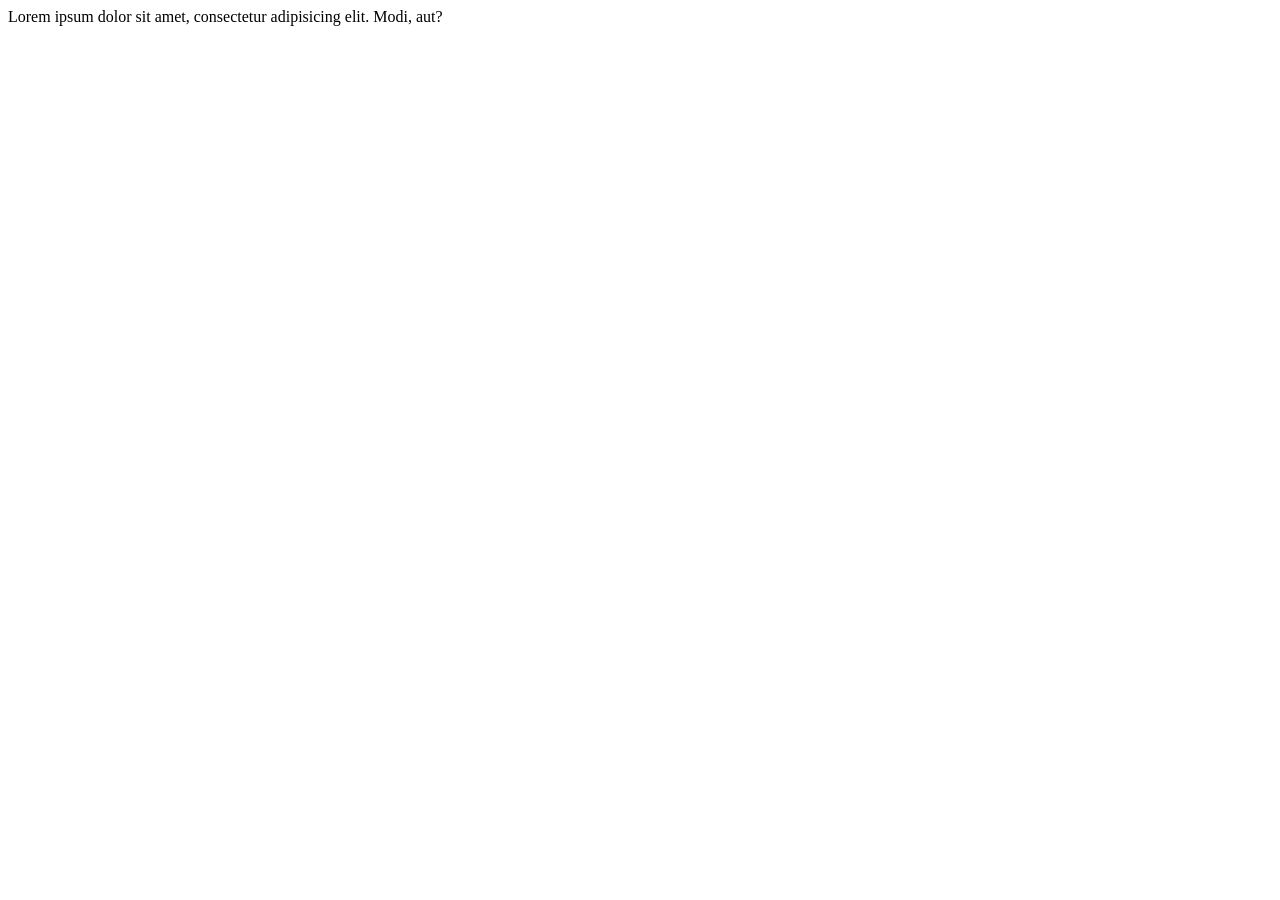
<file: Radha.html/index.html>
<!DOCTYPE html>
<html lang="en">
<head>
    <meta charset="UTF-8">
    <meta name="viewport" content="width=device-width, initial-scale=1.0">
    <title>Amazon</title>
</head>
<body>
    Lorem ipsum dolor sit amet, consectetur adipisicing elit. Modi, aut?
    
</body>
</html>
</file>
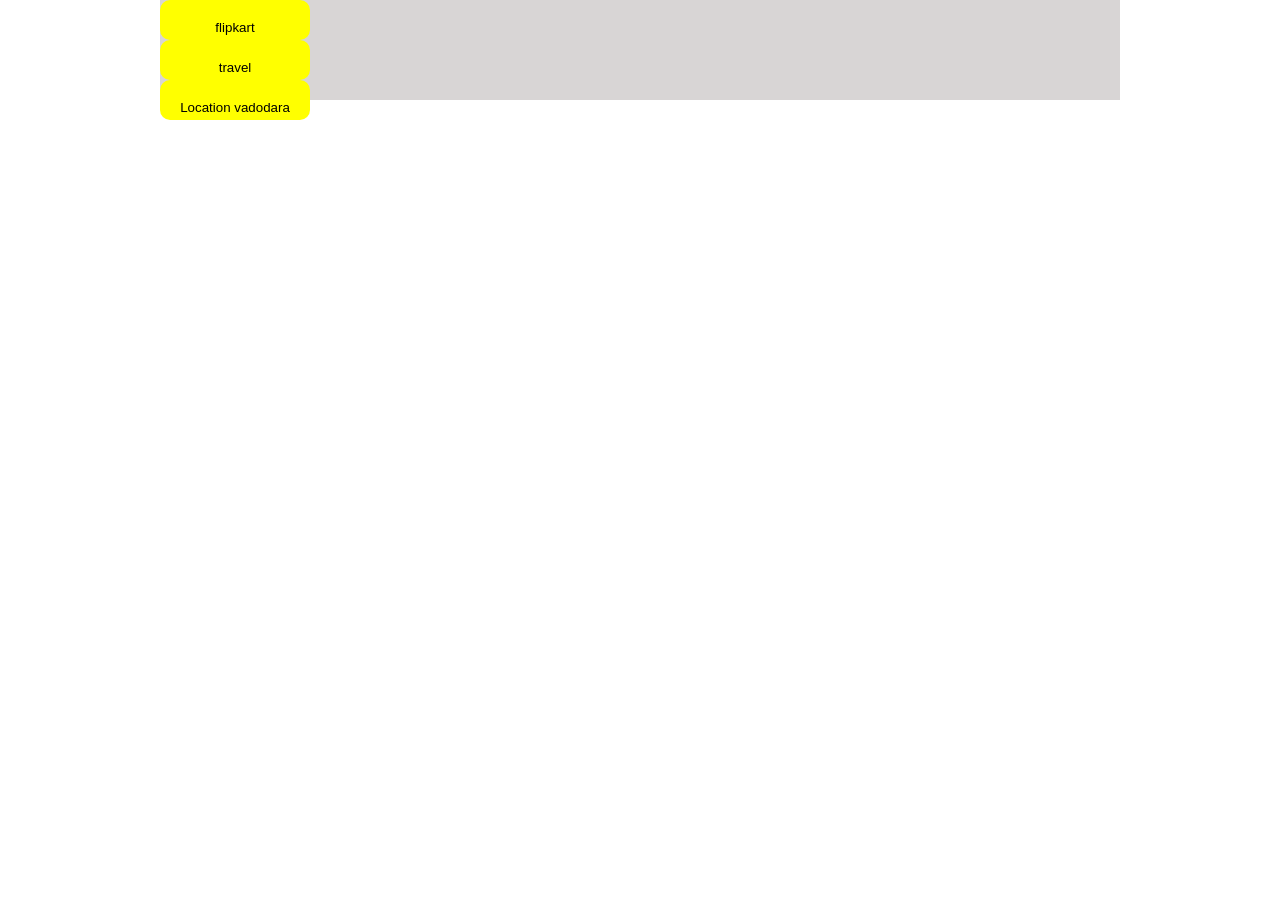
<file: .vscode/Flipkart/index.html>
<!DOCTYPE html>
<html lang="en">
<head>
    <meta charset="UTF-8">
    <meta name="viewport" content="width=device-width, initial-scale=1.0">
    <title>Onine shoping web Application</title>
    <link rel="stylesheet" href="style.css">
</head>
<body>
    <header>
        <nav>
            <section class="top-nav">
                <div class="top-nacv-left"></div>
                <button class=""> flipkart</button>
                <div class="top-nav-right"></div>
                <button>travel</button>
            </section>
            <section class="top-nav">
                <button>Location vadodara</button>
            </section>
        </nav>
    </header>
    
</body>
</html>
</file>
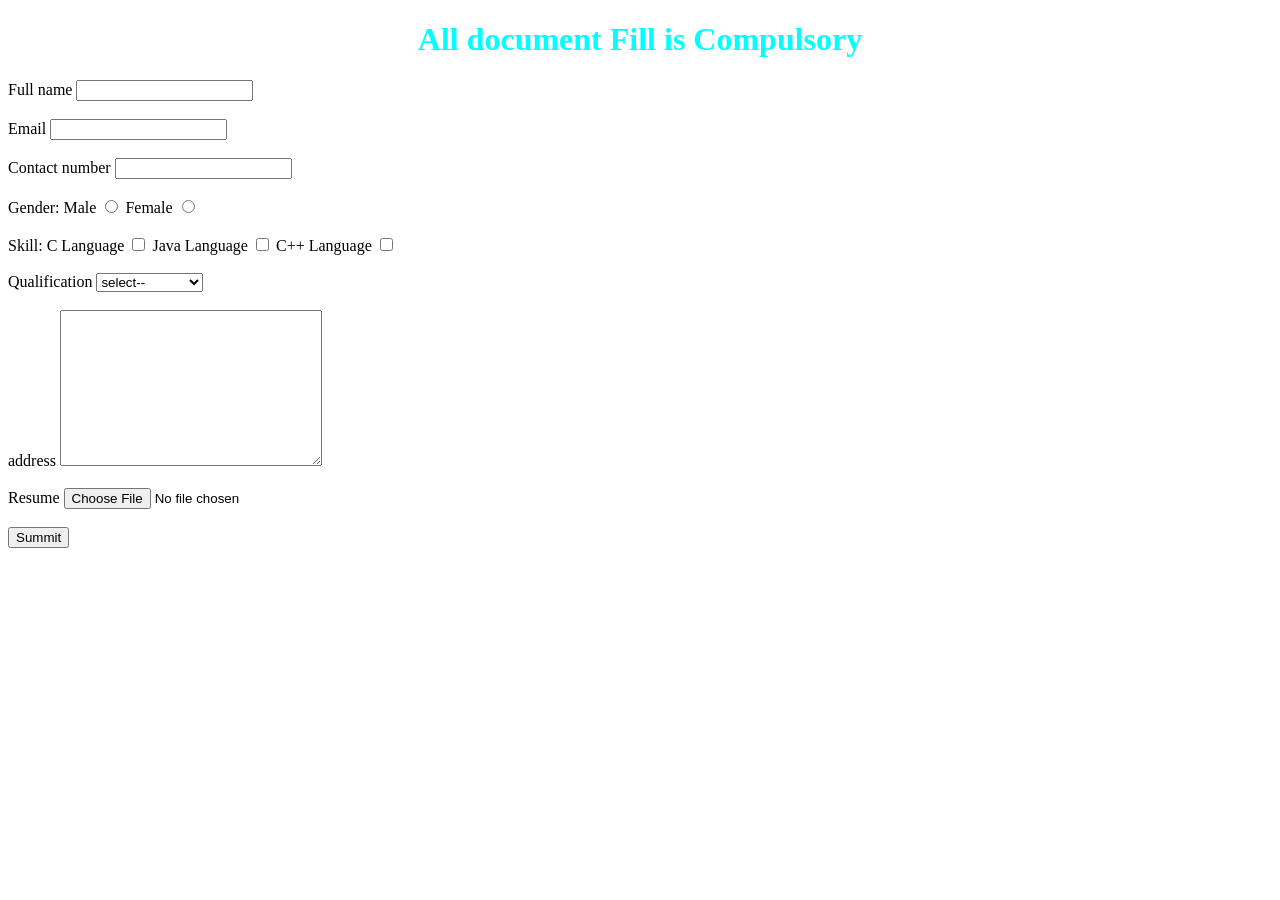
<file: Radha.html/CreateForm.html>
<!DOCTYPE html>
<html lang="en">
<head>
    <meta charset="UTF-8">
    <meta name="viewport" content="width=device-width, initial-scale=1.0">
    <title>Create Form to Apply</title>
</head>
<body>
    <h1 style="color: aqua; text-align: center;">All document Fill is Compulsory</h1>
    <form action="post">
        <label for="Name">Full name</label>
        <input type="text" name="Full name" id="Full name">
        <br><br>
        <label for="email">Email</label>
        <input type="email" id="email">
        <br><br>
        <label for="Number">Contact number</label>
        <input type="tel" name="number" id="number">
        <br><br>
        <label>Gender: </label>
        <label for="Gender">Male</label>
        <input type="radio" name="Gender" id="Gender" value="Male">
        <label for="Gender"> Female</label>
        <input type="radio" id="Gender" name="Gender" value="Female">
        <br><br>
        <label for="Skill">Skill: </label>
         <label for="Skill">C Language</label>
        <input type="checkbox" name="Skill" id="Skill" value="C language">
        <label for="Skill">Java Language</label>
        <input type="checkbox" id="Skill" name="Skill" value="Java Language">
         <label for="Skill">C++ Language</label>
        <input type="checkbox" id="Skill" name="Skill" value="C++ Language">
        <br><br>
        <label for="Qualification">Qualification</label>
        <select name="Qualification" id="Qualification">
            <option value="">select--</option>
            <option value="10th">10th</option>
            <option value="12th">12th</option>
            <option value="graduation">graduation</option>
            <option value="post">post-Gratution</option>
        </select>
        <br><br>
        <label for="address">address</label>
        <textarea name="address" id="address" cols="30" rows="10"></textarea>
        <br><br>
        <label for="resume">Resume</label>
        <input type="file" id="resume" name="resume">
        <br><br>
        <button type="submit">Summit</button>

    </form>
</body>
</html>
</file>
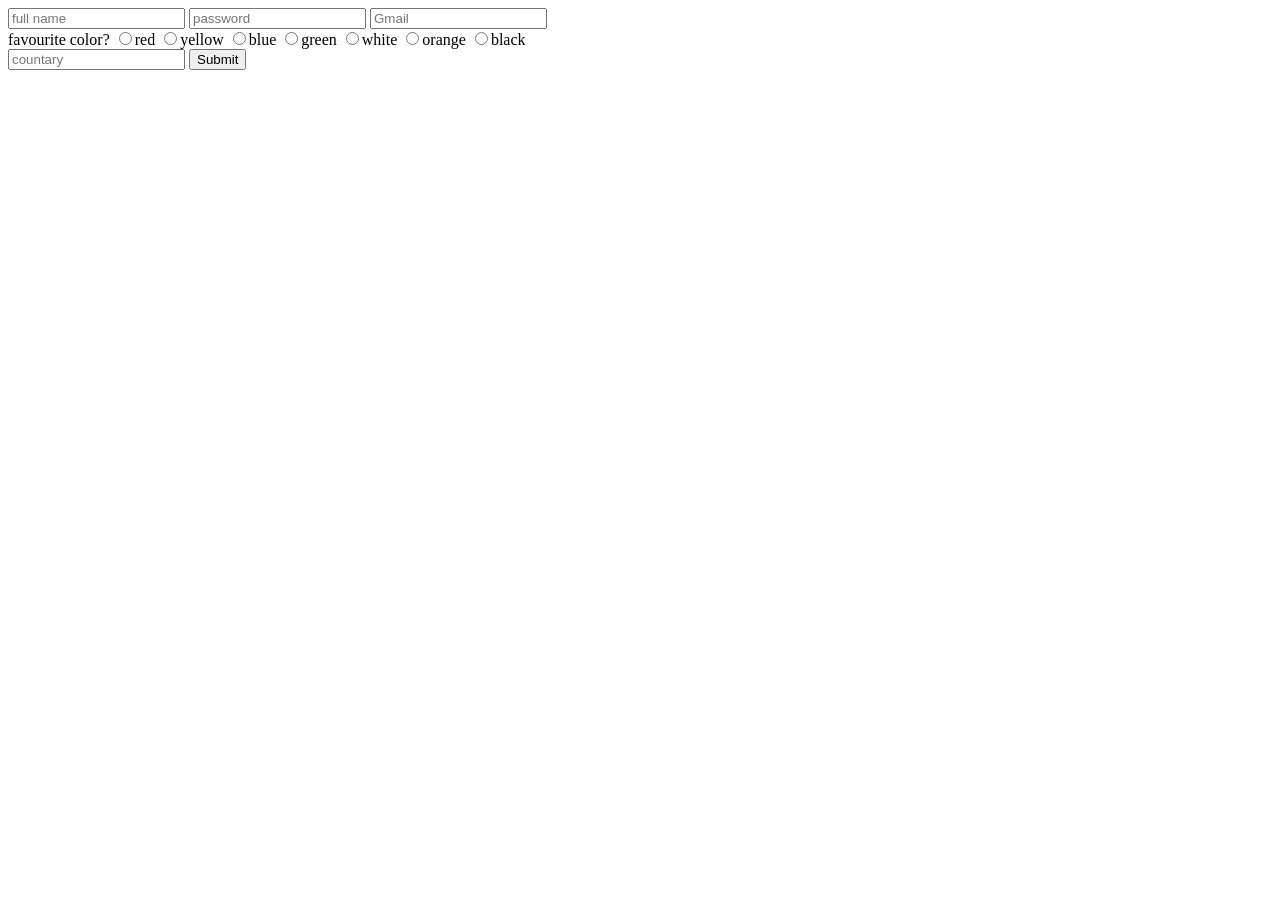
<file: Radha.html/form2.html>
<!DOCTYPE html>
<html lang="en">
<head>
    <meta charset="UTF-8">
    <meta name="viewport" content="width=device-width, initial-scale=1.0">
    <title>form</title>
</head>
<body>
    <form>
        <div>
            <input name = "name" type="text" placeholder="full name">
            <input name = "pasword" type="password" placeholder="password">
            <input name = "Gmail" type="text" placeholder="Gmail">
        </div>
        <div>
            favourite color?
            <input name = "color" type="radio" value="red">red
            <input name = "color" type="radio" value="yellow">yellow
            <input name = "color" type="radio" value="blue">blue
            <input name = "color" type="radio" value="green">green
            <input name = "color" type="radio" value="white">white
            <input name = "color" type="radio" value="orange">orange
            <input name = "color" type="radio" value="black">black 
        </div>
        <div>
          <input name = "countary" list = "countaries" placeholder="countary">
          <datalist id = "countaries">
            <option value="India">
            <option value="America">
            <option value = "Russia">
            <option value="nepal">
            <option value="china">
            <option value = "swiss">
            </option>
          </datalist>
          <input type="submit">

        </div>
    </form>
</body>
</html>
</file>
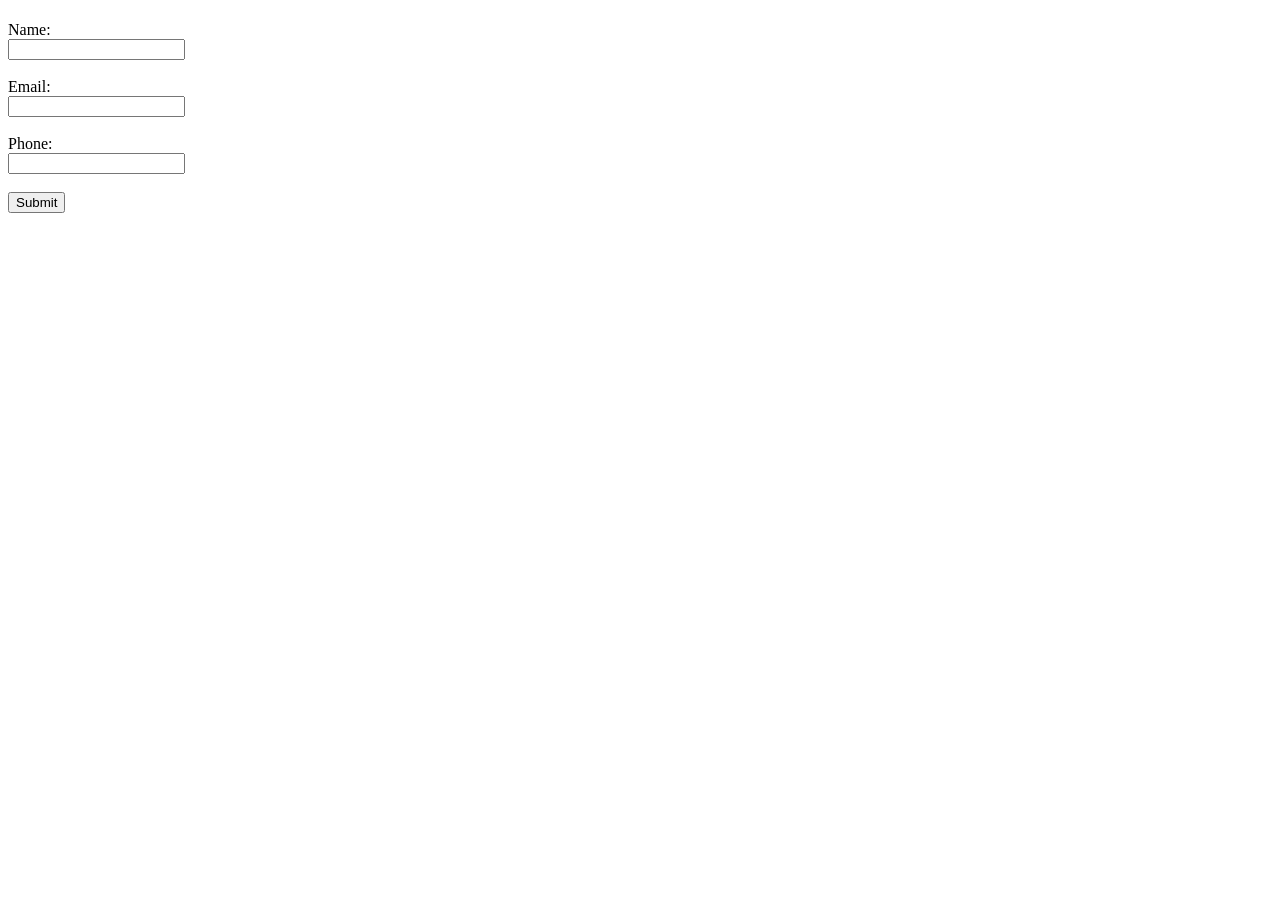
<file: Radha.html/FormImplementing.html>
<!DOCTYPE html>
<html lang="en">
<head>
    <meta charset="UTF-8">
    <meta name="viewport" content="width=device-width, initial-scale=1.0">
    <title>Cow Milk</title>
</head>
<body>
    <h1></h1>
    <form>

    <label for="name">Name:</label><br>
    <input type="text" id="name">
    <br><br>

    <label for="email">Email:</label><br>
    <input type="email" id="email">
    <br><br>

    <label for="phone">Phone:</label><br>
    <input type="tel" id="phone">
    <br><br>

    <button type="submit">Submit</button>

</form>

</body>
</html>
</file>
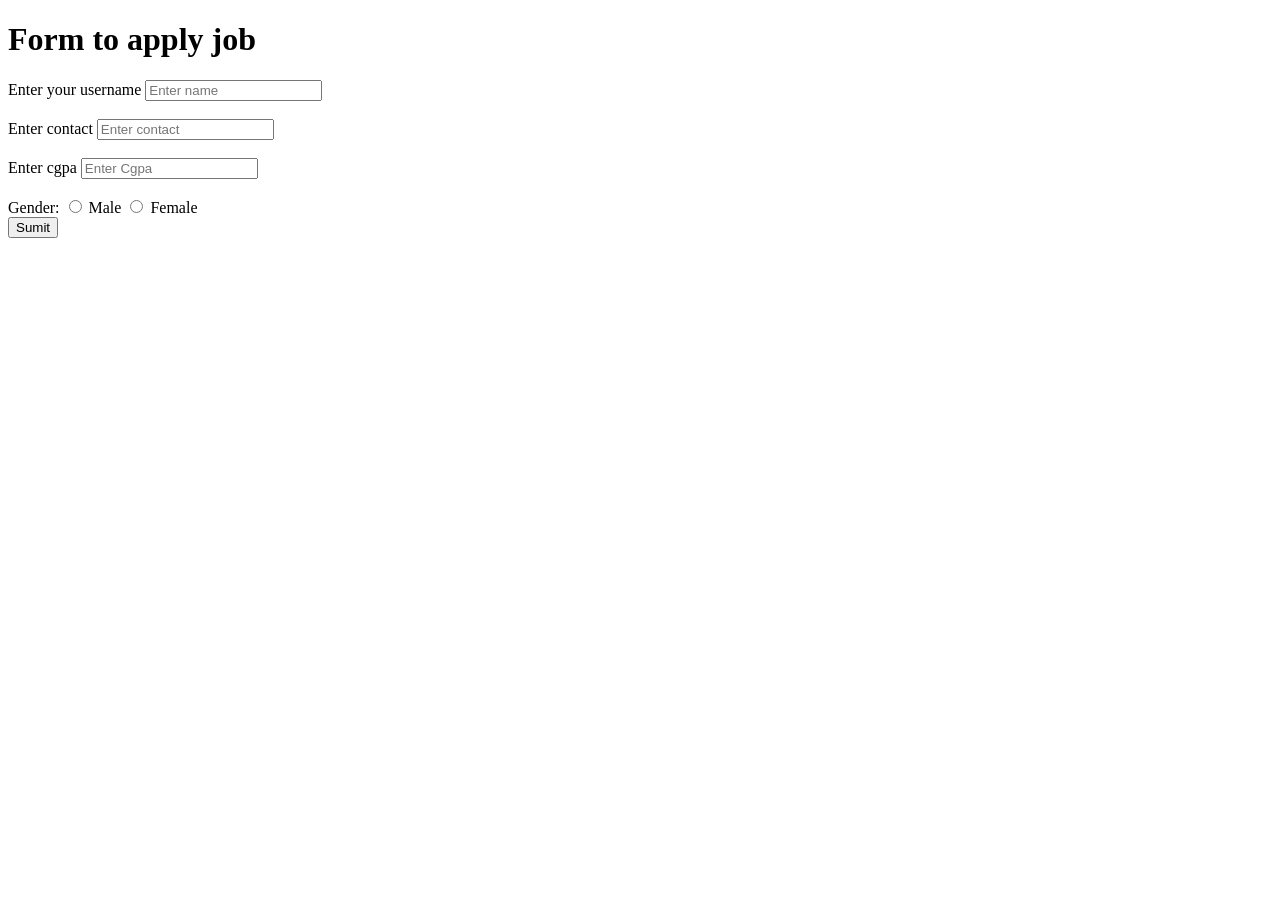
<file: Radha.html/Forms.html>
<!DOCTYPE html>
<html lang="en">
<head>
    <meta charset="UTF-8">
    <meta name="viewport" content="width=device-width, initial-scale=1.0">
    <title> About milk - Milk Industries</title>
</head>
<body>
    <h1>Form to apply job</h1>
    <form action="post">
        <div>
        <label for="username">Enter your username</label>
        <input type="text" id="username" name="username" placeholder="Enter name"><br>
        <br>
        <label for="contact">Enter contact</label>
        <input type="text" name="contact" id="contact" placeholder="Enter contact"><br>
        <br>
        <label for="Cgpa">Enter cgpa</label>
        <input type="text" id = "cgpa" name = "cgpa" placeholder="Enter Cgpa">
        <br><br>
        <label>Gender:</label>
        <input type="radio" id="gender" name="male" value="male">
        <label for="male">Male</label>
        <input type="radio" name="female" id="gender" value="female">
        <label for="female">Female</label>
        </div>
        <button type="submit">Sumit</button>
    </form>
</body>
</html>
</file>
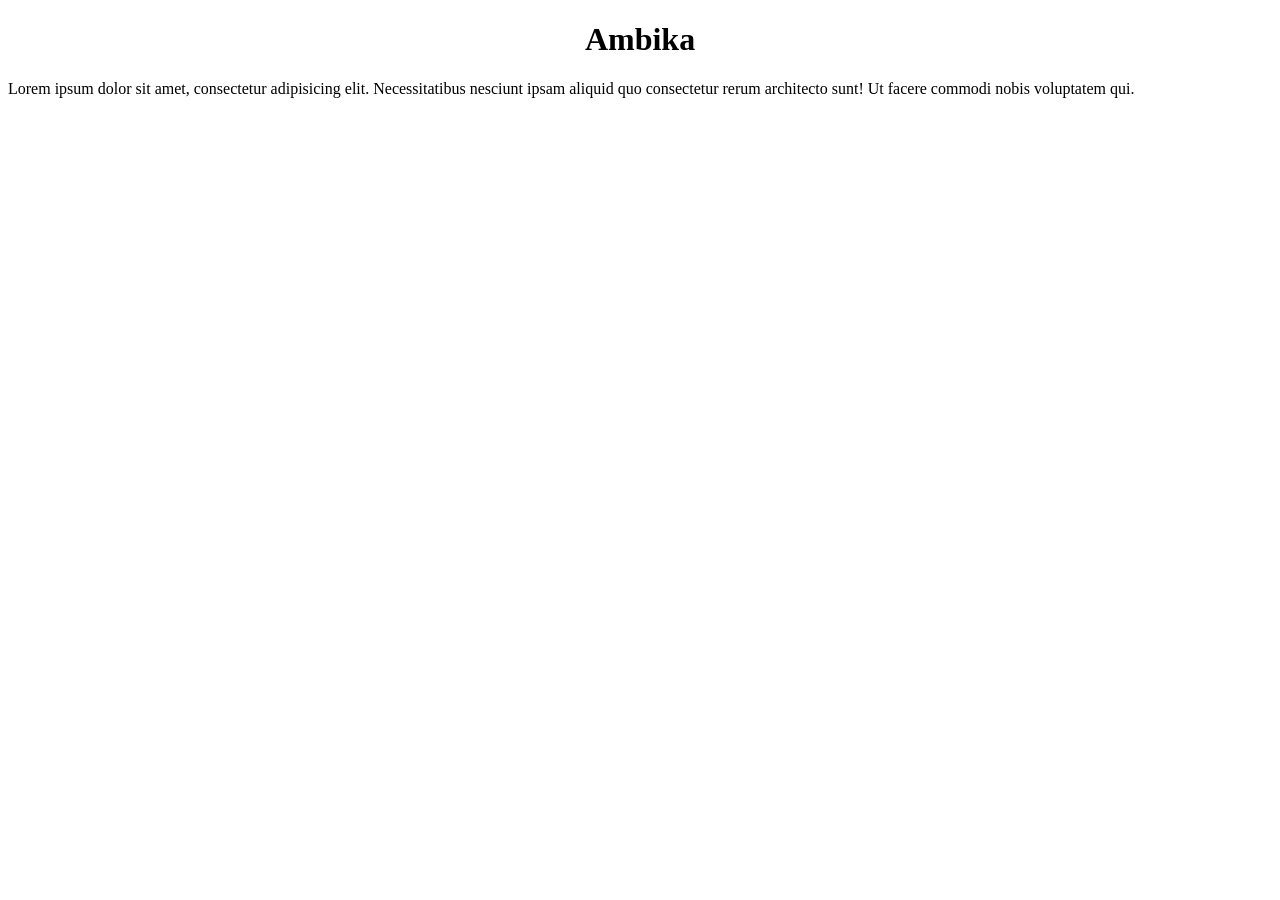
<file: Radha.html/metDescription.html>
<!DOCTYPE html>
<html lang="en">
<head>
    <meta charset="UTF-8">
    <meta name="viewport" content="width=device-width, initial-scale=1.0">
    <meta name="description" content="mh self Ambika i read in 2nd year i am good in java">
    <title>About Ambika - Cow milk</title>
</head>
<body>
    <h1 style="text-align: center;">Ambika</h1>
    <p>Lorem ipsum dolor sit amet, consectetur adipisicing elit. Necessitatibus nesciunt ipsam aliquid quo consectetur rerum architecto sunt! Ut facere commodi nobis voluptatem qui.</p>
</body>
</html>
</file>
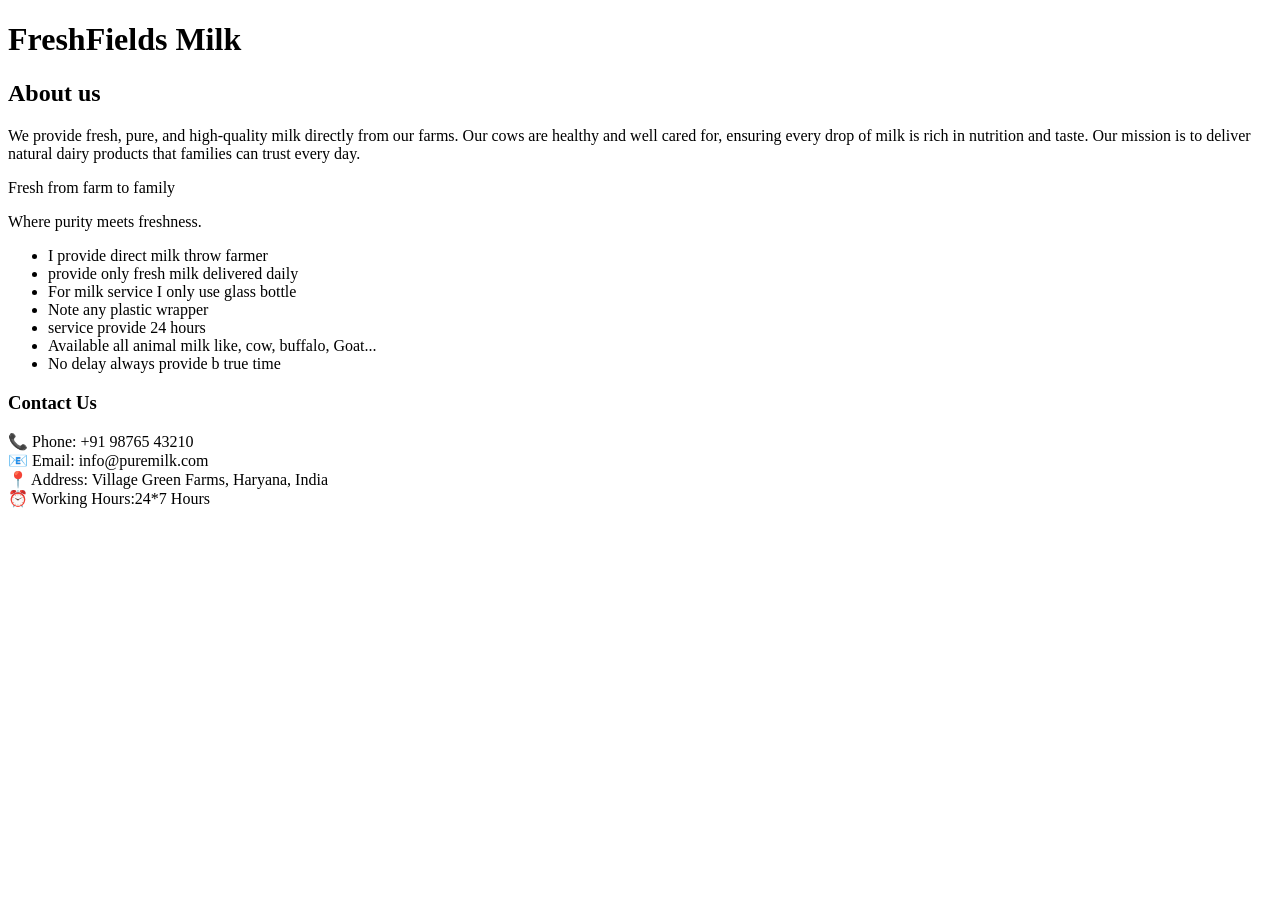
<file: Radha.html/OneCow.html>
<!DOCTYPE html>
<html lang="en">
<head>
    <meta charset="UTF-8">
    <meta name="viewport" content="width=device-width, initial-scale=1.0">
    <title>Milk Company</title>
</head>
<body>
    <h1>FreshFields Milk</h1>
    <h2>About us</h2>
    <p>We provide fresh, pure, and high-quality milk directly from our farms.
Our cows are healthy and well cared for, ensuring every drop of milk is
rich in nutrition and taste. Our mission is to deliver natural dairy
products that families can trust every day.</p>
    <p>Fresh from farm to family</p>
    <p>Where purity meets freshness.</p>
    <ul>
        <li>I provide direct milk throw farmer</li>
        <li>provide only fresh milk delivered daily</li>
        <li>For milk service I only use glass bottle</li>
        <li>Note any plastic wrapper</li>
        <li>service provide 24 hours</li>
        <li>Available all animal milk like, cow, buffalo, Goat...</li>
        <li>No delay always provide b true time</li>
    </ul>
    <h3>Contact Us</h3>

<p>
📞 Phone: +91 98765 43210 <br>
📧 Email: info@puremilk.com <br>
📍 Address: Village Green Farms, Haryana, India <br>
⏰ Working Hours:24*7 Hours
</p>
    
</body>
</html>
</file>
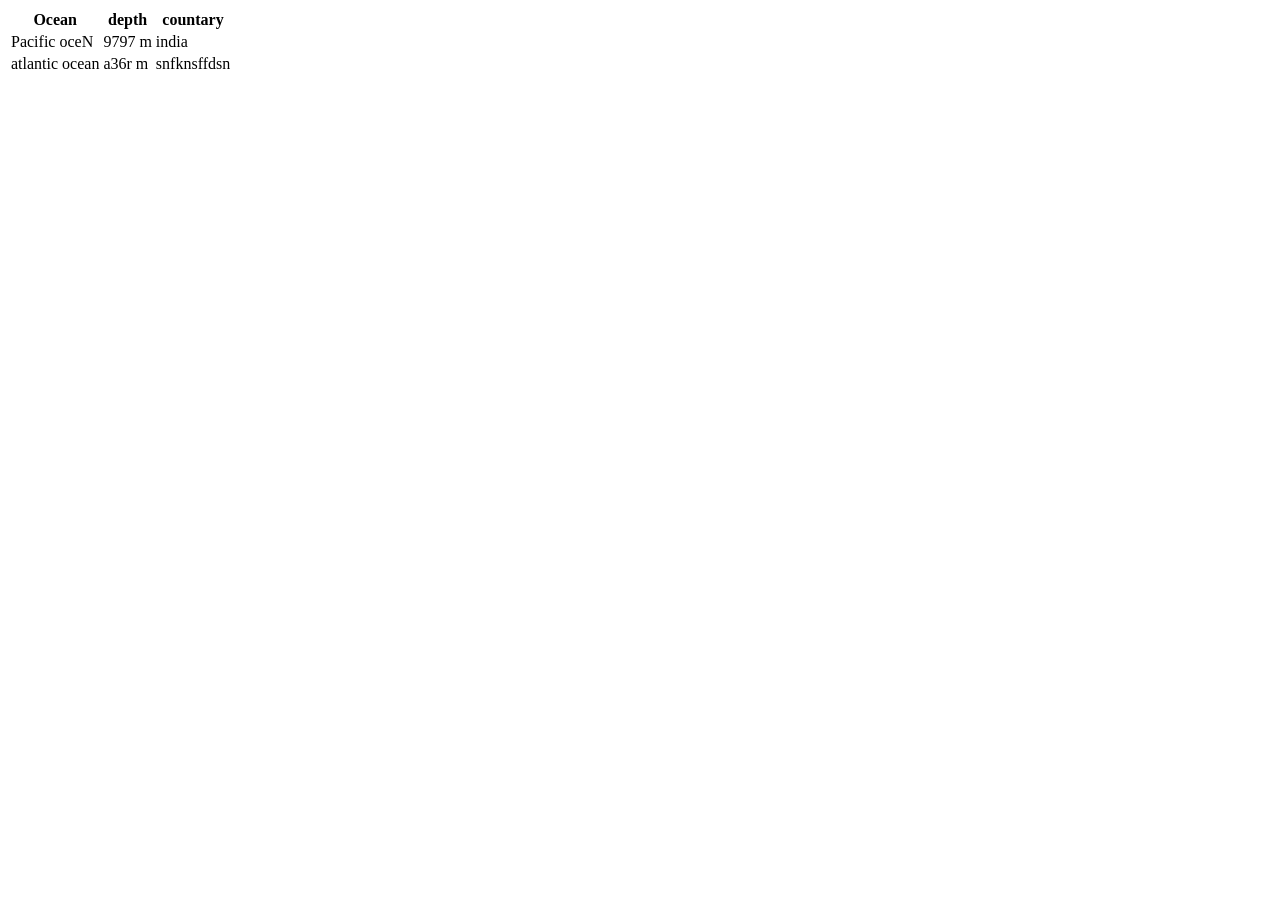
<file: Radha.html/Table2.html>
<!DOCTYPE html>
<html lang="en">
<head>
    <meta charset="UTF-8">
    <meta name="viewport" content="width=device-width, initial-scale=1.0">
    <title>Table</title>
</head>
<body>
    <table>
        <thead>
            <tr>
            <th>Ocean</th>
            <th>depth</th>
            <th>countary</th>
            </tr>
        </thead>
        <tbody>
            <tr>
            <td>Pacific oceN</td>
            <td>9797 m</td>
            <td>india</td>
            </tr>
            <tr>
                <td>atlantic ocean</td>
                <td>a36r m</td>
                <td>snfknsffdsn</td>
            </tr>

        </tbody>
    </table>
</body>
</html>
</file>
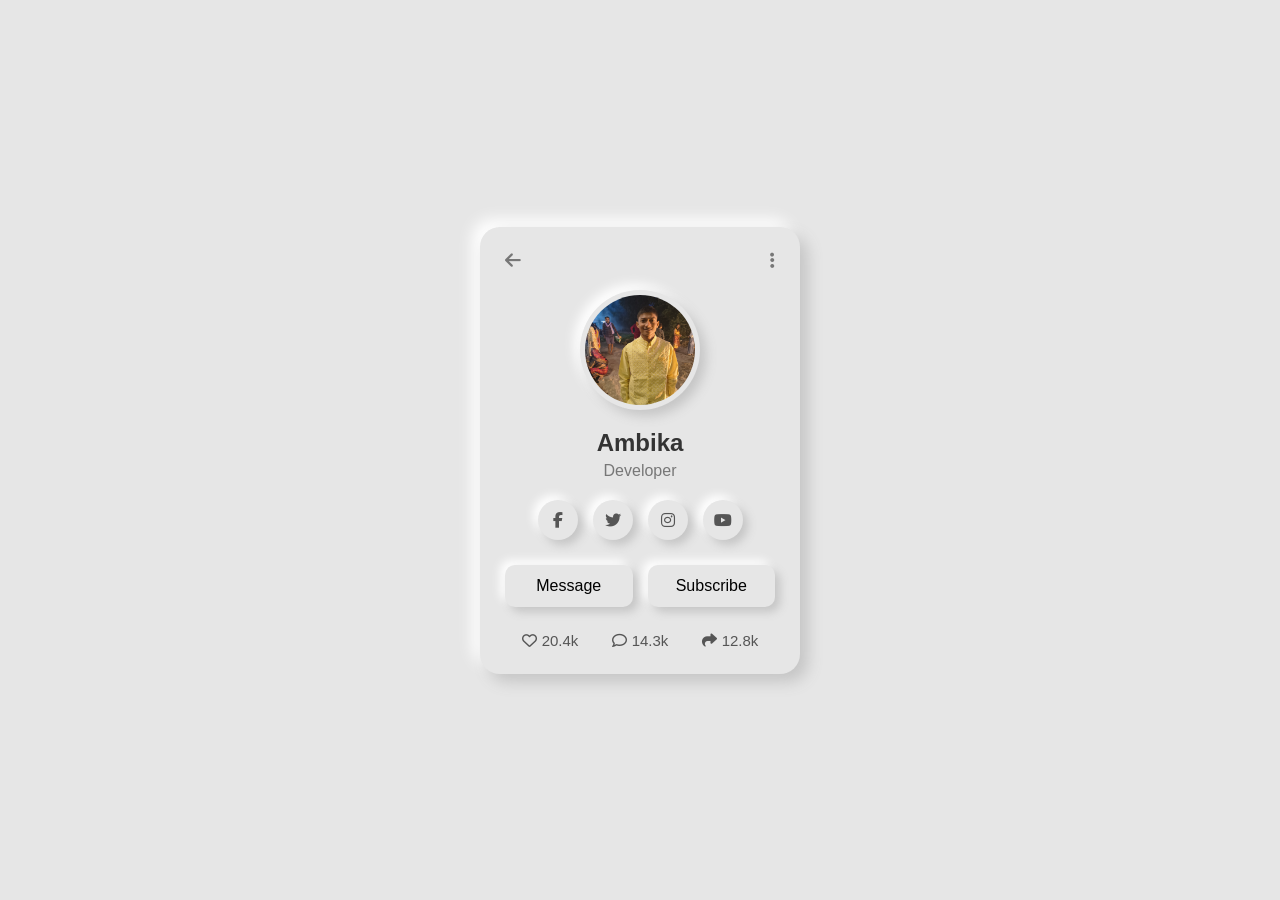
<file: .vscode/Project/grid.html>
<!DOCTYPE html>
<html lang="en">
<head>
  <meta charset="UTF-8" />
  <meta name="viewport" content="width=device-width, initial-scale=1.0"/>
  <title>Neumorphism Profile Card</title>

  <!-- Font Awesome -->
  <link rel="stylesheet"
    href="https://cdnjs.cloudflare.com/ajax/libs/font-awesome/6.5.1/css/all.min.css"/>

  <style>
    *{
      margin:0;
      padding:0;
      box-sizing:border-box;
      font-family: Arial, Helvetica, sans-serif;
    }

    body{
      height:100vh;
      display:flex;
      justify-content:center;
      align-items:center;
      background:#e6e6e6;
    }

    .card{
      width:320px;
      padding:25px;
      border-radius:20px;
      background:#e6e6e6;

      box-shadow:
      8px 8px 15px #c5c5c5,
      -8px -8px 15px #ffffff;

      text-align:center;
    }

    .top-icons{
      display:flex;
      justify-content:space-between;
      margin-bottom:20px;
      color:#777;
      font-size:18px;
    }

    .profile-img{
      width:120px;
      height:120px;
      border-radius:50%;
      object-fit:cover;
      padding:5px;
      background:#e6e6e6;

      box-shadow:
      6px 6px 12px #c5c5c5,
      -6px -6px 12px #ffffff;
    }

    h2{
      margin-top:15px;
      color:#333;
    }

    p{
      color:#777;
      margin-top:5px;
      margin-bottom:20px;
    }

    .social-icons{
      display:flex;
      justify-content:center;
      gap:15px;
      margin-bottom:25px;
    }

    .social-icons a{
      width:40px;
      height:40px;
      border-radius:50%;
      display:flex;
      justify-content:center;
      align-items:center;
      text-decoration:none;
      color:#555;
      background:#e6e6e6;

      box-shadow:
      5px 5px 10px #c5c5c5,
      -5px -5px 10px #ffffff;
    }

    .buttons{
      display:flex;
      justify-content:space-between;
      gap:15px;
      margin-bottom:25px;
    }

    .buttons button{
      flex:1;
      padding:12px;
      border:none;
      border-radius:10px;
      font-size:16px;
      cursor:pointer;
      background:#e6e6e6;

      box-shadow:
      5px 5px 10px #c5c5c5,
      -5px -5px 10px #ffffff;
    }

    .stats{
      display:flex;
      justify-content:space-around;
      color:#555;
      margin-top:10px;
    }

    .stats div{
      display:flex;
      align-items:center;
      gap:5px;
      font-size:15px;
    }
  </style>
</head>
<body>

  <div class="card">

    <div class="top-icons">
      <i class="fa-solid fa-arrow-left"></i>
      <i class="fa-solid fa-ellipsis-vertical"></i>
    </div>

    <img src="IMG_20251028_053104278_HDR.jpg"
         alt="profile"
         class="profile-img">

    <h2>Ambika</h2>
    <p>Developer</p>

    <div class="social-icons">
      <a href="#"><i class="fab fa-facebook-f"></i></a>
      <a href="#"><i class="fab fa-twitter"></i></a>
      <a href="#"><i class="fab fa-instagram"></i></a>
      <a href="#"><i class="fab fa-youtube"></i></a>
    </div>

    <div class="buttons">
      <button>Message</button>
      <button>Subscribe</button>
    </div>

    <div class="stats">
      <div>
        <i class="fa-regular fa-heart"></i>
        <span>20.4k</span>
      </div>

      <div>
        <i class="fa-regular fa-comment"></i>
        <span>14.3k</span>
      </div>

      <div>
        <i class="fa-solid fa-share"></i>
        <span>12.8k</span>
      </div>
    </div>

  </div>

</body>
</html>
</file>
<file: .vscode/Flipkart/style.css>
* {
    margin: 0;
    padding: 0;
    box-sizing: border-box;
    font-family: gilroy, sans-serif;
}

html,
body {
    height: 100vh;
    width: 100vw;
    background-color: #ffffff;
}
header{
    width: 75%;
    background-color: rgb(216, 213, 213);
    height: 100px;
    /*top, right,bottom, left */
    margin: 0px auto;
    /* auto:- auto equaly divide the margin */
}
#top-nav{
    display: flex;
    justify-content: space-between;
    margin: 0px 10px;
    padding: 1%;
}
button{
    background-color: yellow;
    width: 150px;
    height: 30px;
    padding: 20px;
    border-radius: 10px;
    text-align: center;
    border: none;
}
.top-nav-left{
    display: flex;
    align-items: center;

}
</file>
